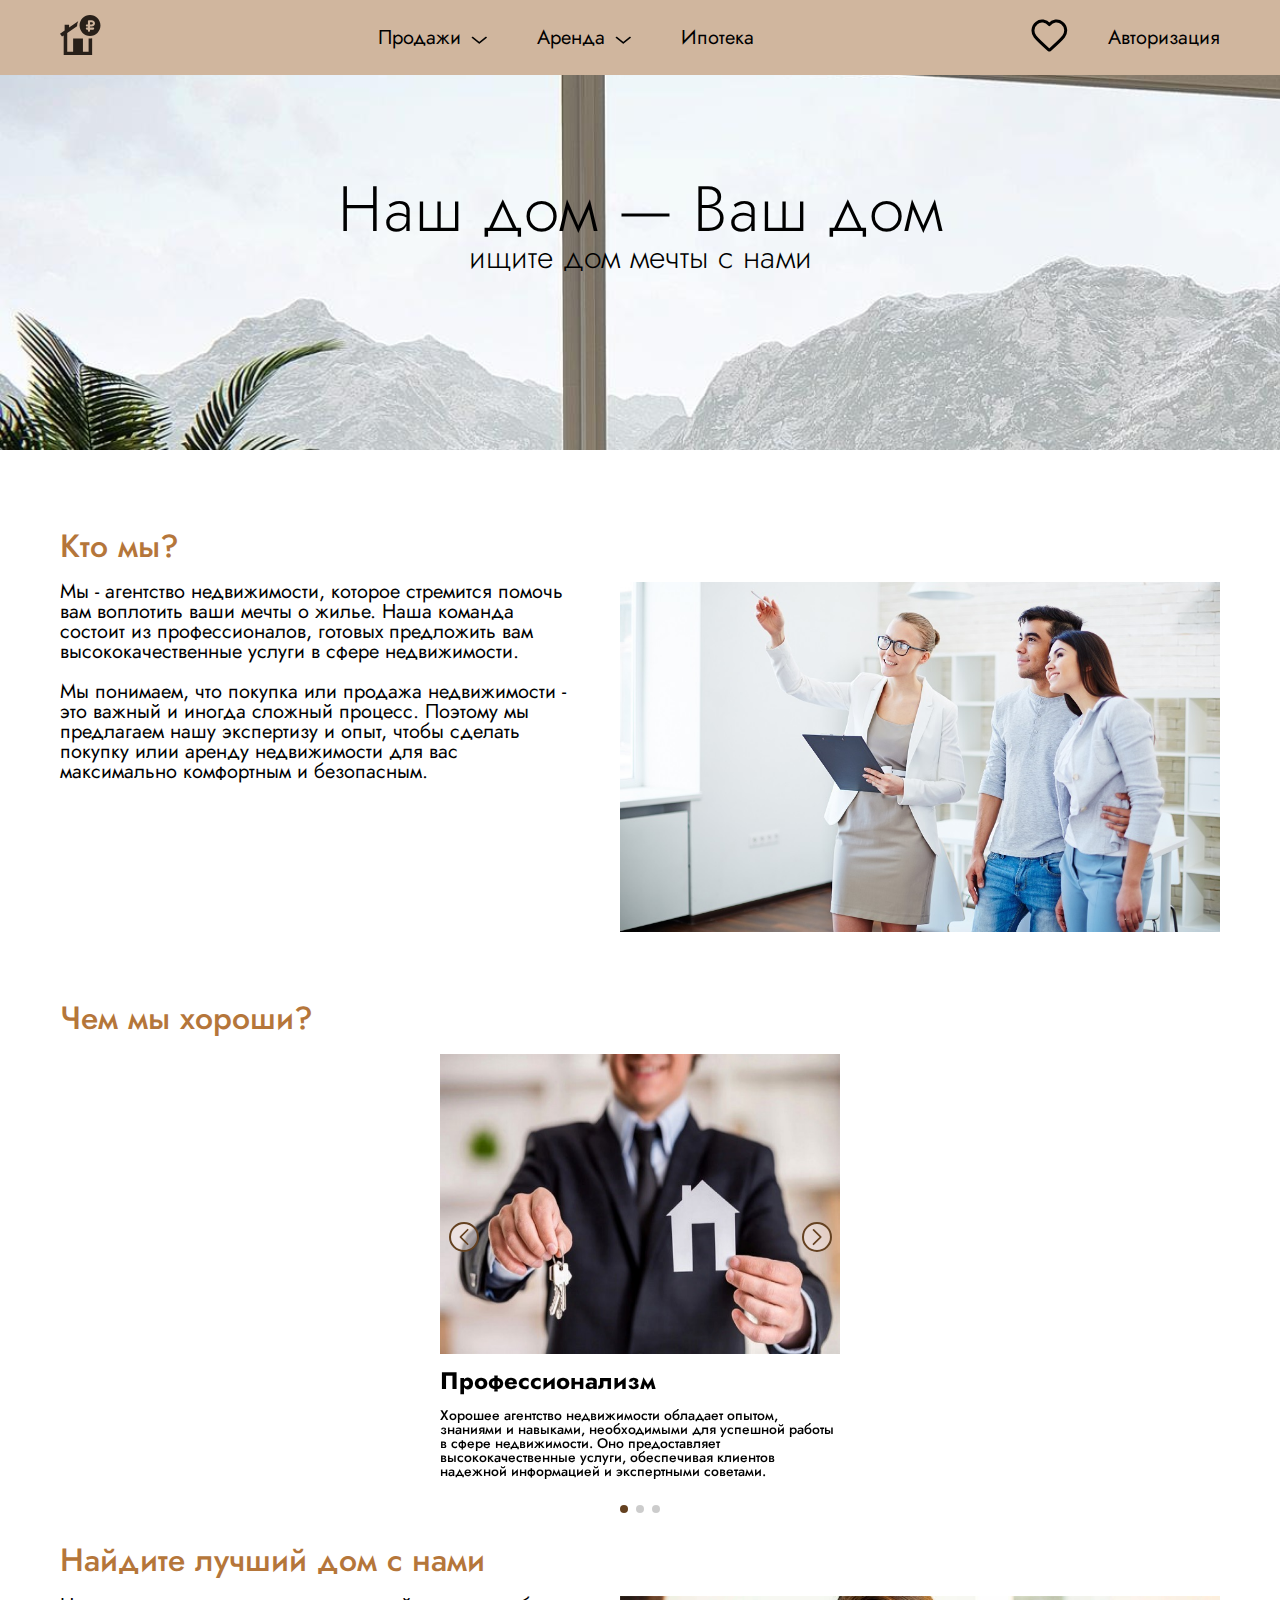
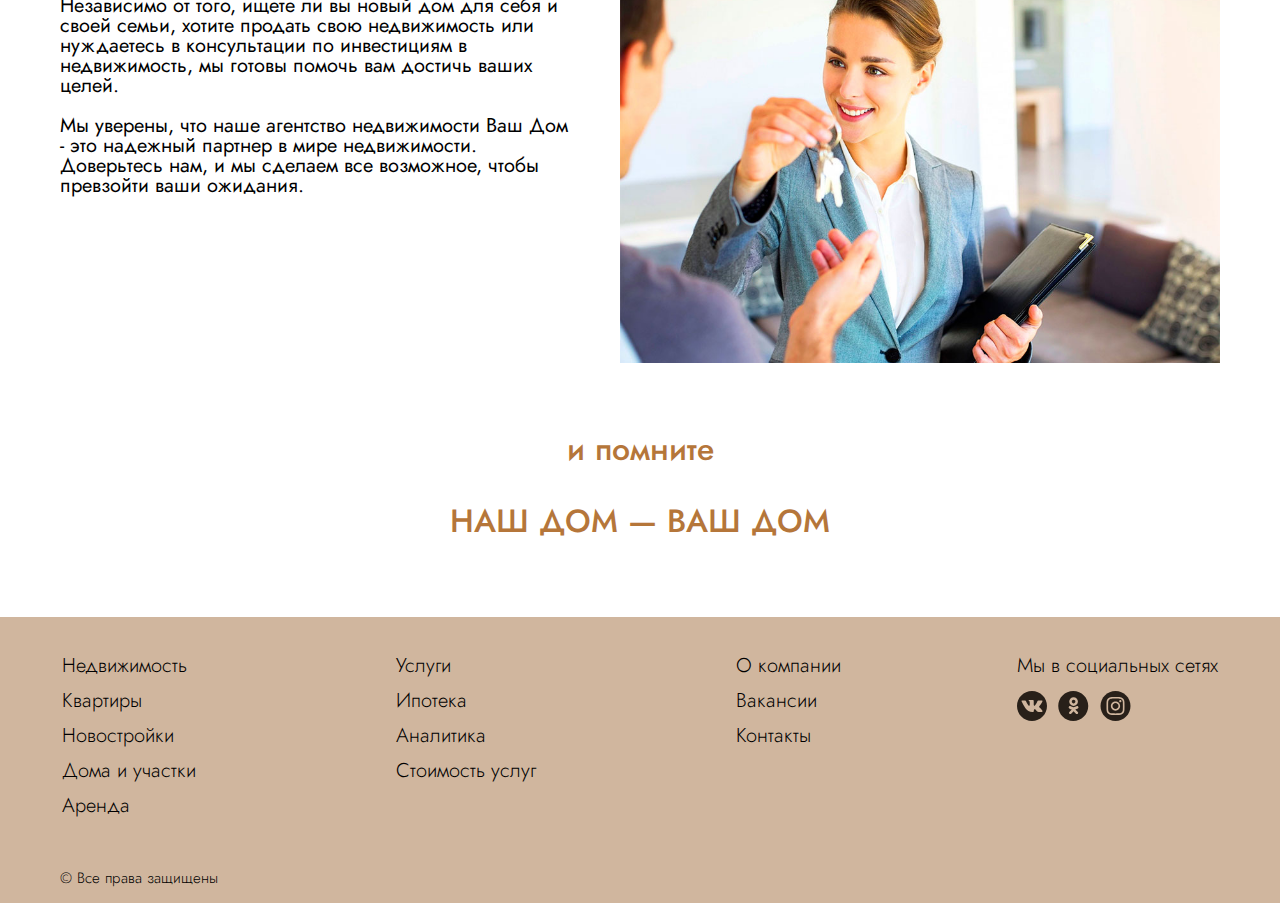
<file: descr.html>
<!DOCTYPE html>
<html lang="en">
  <head>
    <meta charset="UTF-8" />
    <meta name="viewport" content="width=device-width, initial-scale=1.0" />
    <link rel="stylesheet" href="swiper-bundle.min.css" />
    <link rel="stylesheet" href="descr.css" />
    <title>Ваш дом</title>
    <script src="https://cdn.jsdelivr.net/npm/swiper@11/swiper-bundle.min.js"></script>
  </head>
  <body>
    <div class="sidebar__bttn">
      <svg
        width="43"
        height="28"
        viewBox="0 0 43 28"
        fill="none"
        xmlns="http://www.w3.org/2000/svg"
      >
        <path
          d="M2 26H40.6667"
          stroke="black"
          stroke-width="4"
          stroke-linecap="round"
        />
        <path
          d="M2 14H40.6667"
          stroke="black"
          stroke-width="4"
          stroke-linecap="round"
        />
        <path
          d="M2 2H40.6667"
          stroke="black"
          stroke-width="4"
          stroke-linecap="round"
        />
      </svg>
    </div>
    <div class="sidebar">
      <div class="sidebar__logo">
        <svg
          width="241"
          height="60"
          viewBox="0 0 241 60"
          fill="none"
          xmlns="http://www.w3.org/2000/svg"
        >
          <path
            d="M71.912 35.056V32.464H75.528C76.104 32.464 76.584 32.3787 76.968 32.208C77.352 32.0373 77.64 31.792 77.832 31.472C78.0453 31.152 78.152 30.768 78.152 30.32C78.152 29.6373 77.928 29.136 77.48 28.816C77.0533 28.496 76.4027 28.336 75.528 28.336H73.512V41.264H76.104C76.7227 41.264 77.2773 41.2 77.768 41.072C78.28 40.944 78.6853 40.7093 78.984 40.368C79.2827 40.0053 79.432 39.4933 79.432 38.832C79.432 38.4053 79.3467 38.0533 79.176 37.776C79.0053 37.4987 78.76 37.2747 78.44 37.104C78.1413 36.9333 77.7893 36.816 77.384 36.752C77 36.688 76.5733 36.656 76.104 36.656H71.912V33.264H76.872C77.96 33.264 79.0373 33.392 80.104 33.648C81.1707 33.8827 82.1413 34.2667 83.016 34.8C83.8907 35.312 84.584 35.984 85.096 36.816C85.6293 37.6267 85.896 38.608 85.896 39.76C85.896 41.2533 85.5333 42.4587 84.808 43.376C84.0827 44.2933 83.048 44.9653 81.704 45.392C80.36 45.7973 78.7493 46 76.872 46H67.304V23.6H76.296C77.896 23.6 79.3147 23.8133 80.552 24.24C81.8107 24.6667 82.8027 25.3067 83.528 26.16C84.2533 26.992 84.616 28.048 84.616 29.328C84.616 30.544 84.2533 31.5893 83.528 32.464C82.8027 33.3173 81.8107 33.968 80.552 34.416C79.3147 34.8427 77.896 35.056 76.296 35.056H71.912ZM93.0213 42.384L93.2133 37.808H104.701L104.861 42.384H93.0213ZM98.8773 32.784L95.9333 39.504L96.3173 40.88L93.7253 46H86.6852L98.8773 22.096L111.101 46H104.061L101.501 41.104L101.853 39.504L98.8773 32.784ZM137.752 40.464V23.6H143.96V46H113.56V23.6H119.768V40.464H125.784V23.6H131.736V40.464H137.752ZM170.589 33.296L166.397 45.04H159.133L170.557 22.48L182.013 45.04H174.749L170.589 33.296ZM177.469 46H163.677V49.52H157.405V40.72H183.741V49.52H177.469V46ZM191.803 34.8C191.803 35.9947 192.037 37.0613 192.507 38C192.976 38.9173 193.637 39.6427 194.491 40.176C195.344 40.688 196.347 40.944 197.499 40.944C198.672 40.944 199.675 40.688 200.507 40.176C201.36 39.6427 202.021 38.9173 202.491 38C202.96 37.0613 203.195 35.9947 203.195 34.8C203.195 33.584 202.971 32.5173 202.523 31.6C202.075 30.6827 201.424 29.968 200.571 29.456C199.739 28.9227 198.715 28.656 197.499 28.656C196.347 28.656 195.344 28.9227 194.491 29.456C193.637 29.968 192.976 30.6827 192.507 31.6C192.037 32.5173 191.803 33.584 191.803 34.8ZM185.243 34.8C185.243 33.0293 185.552 31.4293 186.171 30C186.811 28.5493 187.685 27.312 188.795 26.288C189.904 25.2427 191.195 24.4427 192.667 23.888C194.16 23.312 195.771 23.024 197.499 23.024C199.269 23.024 200.891 23.312 202.363 23.888C203.856 24.4427 205.157 25.2427 206.267 26.288C207.376 27.312 208.229 28.5493 208.827 30C209.445 31.4293 209.755 33.0293 209.755 34.8C209.755 36.5493 209.456 38.16 208.859 39.632C208.261 41.104 207.419 42.384 206.331 43.472C205.243 44.5387 203.941 45.3707 202.427 45.968C200.933 46.544 199.291 46.832 197.499 46.832C195.707 46.832 194.064 46.544 192.571 45.968C191.077 45.3707 189.776 44.5387 188.667 43.472C187.579 42.384 186.736 41.104 186.139 39.632C185.541 38.16 185.243 36.5493 185.243 34.8ZM219.645 35.696L218.397 46H211.805L215.677 22.48L225.405 35.376L235.165 22.48L239.037 46H232.445L231.197 35.696L225.405 43.92L219.645 35.696Z"
            fill="black"
          />
          <path
            d="M42.4117 34.9673V54.4171H34.0024V34.6869H19.4561V54.4166H10.7203V26.6747L25.2558 16.6795C25.3186 14.0851 25.9319 11.625 26.9913 9.4154L26.7766 9.2644L25.2745 10.2969L13.4873 18.3664V14.2586H6.87824V22.89L0 27.5989L2.96652 31.9307L5.46974 30.2168V54.4166V59.2976H47.652L47.6618 34.3962C46.2092 34.7791 44.686 34.984 43.1157 34.984C42.8789 34.9855 42.6451 34.9767 42.4117 34.9673Z"
            fill="black"
          />
          <path
            fill-rule="evenodd"
            clip-rule="evenodd"
            d="M44.5 13.9501V10.8501H46.825C47.6265 10.8501 48.0876 11.1079 48.3446 11.3649C48.6162 11.6364 48.7625 12.0085 48.7625 12.4001C48.7625 12.7916 48.6162 13.1638 48.3446 13.4353C48.0876 13.6923 47.6265 13.9501 46.825 13.9501H44.5Z"
            fill="black"
          />
          <path
            fill-rule="evenodd"
            clip-rule="evenodd"
            d="M41.4 9.3C41.4 8.44397 42.0939 7.75 42.95 7.75H46.825C48.3485 7.75 49.6311 8.26722 50.5366 9.17273C51.4276 10.0637 51.8625 11.2416 51.8625 12.4C51.8625 13.5585 51.4276 14.7363 50.5366 15.6273C49.6311 16.5328 48.3485 17.05 46.825 17.05H44.5V18.6H49.15C50.0061 18.6 50.7 19.2939 50.7 20.15C50.7 21.0061 50.0061 21.7 49.15 21.7H44.5V23.25C44.5 24.1061 43.8061 24.8 42.95 24.8C42.0939 24.8 41.4 24.1061 41.4 23.25V21.7H39.85C38.994 21.7 38.3 21.0061 38.3 20.15C38.3 19.2939 38.994 18.6 39.85 18.6H41.4V17.05H39.85C38.994 17.05 38.3 16.3561 38.3 15.5C38.3 14.6439 38.994 13.95 39.85 13.95H41.4V9.3ZM29 15.5C29 6.93958 35.9396 0 44.5 0C53.0603 0 60 6.93958 60 15.5C60 24.0603 53.0603 31 44.5 31C35.9396 31 29 24.0603 29 15.5Z"
            fill="black"
          />
        </svg>
      </div>
      <div class="sidebar_buttons">
        <button class="sidebar__button">Продажи</button>
        <button class="sidebar__button">Аренда</button>
        <button class="sidebar__button">Ипотека</button>
        <button class="sidebar__button">Поддержка</button>
        <button class="sidebar__button">Контакты</button>
      </div>
    </div>
    <div class="wrapper_main">
      <div class="content">
        <header class="header">
          <button class="header__logo">
            <svg
              width="41"
              height="40"
              viewBox="0 0 41 40"
              fill="none"
              xmlns="http://www.w3.org/2000/svg"
            >
              <path
                d="M28.6095 23.6011V36.7256H22.9368V23.4118H13.1244V36.7253H7.23157V18.0053L17.0367 11.2605C17.079 9.50984 17.4927 7.84979 18.2074 6.35879L18.0626 6.2569L17.0493 6.9536L9.09808 12.3989V9.62695H4.63982V15.4513L0 18.6289L2.00111 21.552L3.6897 20.3954V36.7253V40.019H32.1444L32.151 23.2157C31.1711 23.474 30.1436 23.6123 29.0844 23.6123C28.9246 23.6133 28.7669 23.6074 28.6095 23.6011Z"
                fill="#282019"
              />
              <path
                fill-rule="evenodd"
                clip-rule="evenodd"
                d="M30.0181 9.41806V7.3269H31.5864C32.1271 7.3269 32.4382 7.50079 32.6115 7.67415C32.7947 7.85734 32.8934 8.10833 32.8934 8.37248C32.8934 8.63659 32.7947 8.88764 32.6115 9.07082C32.4382 9.24418 32.1271 9.41806 31.5864 9.41806H30.0181Z"
                fill="#282019"
              />
              <path
                fill-rule="evenodd"
                clip-rule="evenodd"
                d="M27.9271 6.28101C27.9271 5.70336 28.3952 5.23508 28.9727 5.23508H31.5866C32.6143 5.23508 33.4795 5.5841 34.0904 6.19513C34.6914 6.79633 34.9847 7.59118 34.9847 8.37287C34.9847 9.1546 34.6914 9.9494 34.0904 10.5506C33.4795 11.1616 32.6143 11.5107 31.5866 11.5107H30.0183V12.5566H33.155C33.7325 12.5566 34.2006 13.0249 34.2006 13.6025C34.2006 14.1802 33.7325 14.6484 33.155 14.6484H30.0183V15.6944C30.0183 16.272 29.5502 16.7403 28.9727 16.7403C28.3952 16.7403 27.9271 16.272 27.9271 15.6944V14.6484H26.8815C26.3041 14.6484 25.836 14.1802 25.836 13.6025C25.836 13.0249 26.3041 12.5566 26.8815 12.5566H27.9271V11.5107H26.8815C26.3041 11.5107 25.836 11.0424 25.836 10.4647C25.836 9.88706 26.3041 9.4188 26.8815 9.4188H27.9271V6.28101ZM19.5625 10.4647C19.5625 4.68822 24.2437 0.00543213 30.0183 0.00543213C35.7928 0.00543213 40.474 4.68822 40.474 10.4647C40.474 16.2412 35.7928 20.924 30.0183 20.924C24.2437 20.924 19.5625 16.2412 19.5625 10.4647Z"
                fill="#282019"
              />
            </svg>
          </button>
          <div class="header_buttons">
            <button class="header__button">
              <div class="header__button--text">Продажи</div>
              <div class="header__butter--icon">
                <svg
                  width="16"
                  height="8"
                  viewBox="0 0 16 8"
                  fill="none"
                  xmlns="http://www.w3.org/2000/svg"
                >
                  <path
                    d="M1.47388 1.44025L8.28271 6.95403L15.0916 1.44025"
                    stroke="#020202"
                    stroke-width="1.5"
                    stroke-linecap="round"
                    stroke-linejoin="round"
                  />
                </svg>
              </div>
            </button>
            <button class="header__button">
              <div class="header__button--text">Аренда</div>
              <div class="header__butter--icon">
                <svg
                  width="16"
                  height="8"
                  viewBox="0 0 16 8"
                  fill="none"
                  xmlns="http://www.w3.org/2000/svg"
                >
                  <path
                    d="M1.47388 1.44025L8.28271 6.95403L15.0916 1.44025"
                    stroke="#020202"
                    stroke-width="1.5"
                    stroke-linecap="round"
                    stroke-linejoin="round"
                  />
                </svg>
              </div>
            </button>
            <button class="header__button">Ипотека</button>
          </div>
          <div class="header__user">
            <button class="header__favorites">
              <svg
                width="37"
                height="33"
                viewBox="0 0 37 33"
                fill="none"
                xmlns="http://www.w3.org/2000/svg"
              >
                <path
                  fill-rule="evenodd"
                  clip-rule="evenodd"
                  d="M18.3446 5.57529C15.0768 1.76695 9.61619 0.590013 5.52178 4.07731C1.42736 7.5646 0.850916 13.3951 4.06629 17.5196C6.73966 20.9487 14.8302 28.1812 17.4818 30.5221C17.7784 30.784 17.9268 30.915 18.0998 30.9664C18.2508 31.0112 18.416 31.0112 18.5671 30.9664C18.7402 30.915 18.8884 30.784 19.1851 30.5221C21.8368 28.1812 29.9272 20.9487 32.6006 17.5196C35.816 13.3951 35.3098 7.52792 31.145 4.07731C26.9803 0.626697 21.6125 1.76695 18.3446 5.57529Z"
                  stroke="black"
                  stroke-width="3"
                  stroke-linecap="round"
                  stroke-linejoin="round"
                />
              </svg>
            </button>
            <button class="autorize">Авторизация</button>
          </div>
        </header>
        <div class="main__page">
          <div class="main__page--title">Наш дом — Ваш дом</div>
          <div class="main__page--subtitle">ищите дом мечты с нами</div>
        </div>
      </div>
    </div>

    <div class="wrapper_page">
      <div class="content__slider">Кто мы?</div>
      <div class="description__content">
        <div class="description__text">
          <p>
            Мы - агентство недвижимости, которое стремится помочь вам воплотить
            ваши мечты о жилье. Наша команда состоит из профессионалов, готовых
            предложить вам высококачественные услуги в сфере недвижимости.
          </p>
          <p>
            Мы понимаем, что покупка или продажа недвижимости - это важный и
            иногда сложный процесс. Поэтому мы предлагаем нашу экспертизу и
            опыт, чтобы сделать покупку илии аренду недвижимости для вас
            максимально комфортным и безопасным.
          </p>
        </div>
        <div class="description__img">
          <img src="img/descr_img/descr_imgg.png" alt="" />
        </div>
      </div>

      <div class="content__slider">Чем мы хороши?</div>
      <div class="swiper">
        <!-- Additional required wrapper -->
        <div class="swiper-wrapper">
          <!-- Slides -->
          <div class="swiper-slide">
            <div class="content__slider--apartam">
              <div class="content__slider--img">
                <img src="img/descr_img/img1.png" alt="" />
              </div>
              <div class="content__slider--descr">
                <div class="content__slider--title">Профессионализм</div>
                <div class="content__slider--subtitle">
                  Хорошее агентство недвижимости обладает опытом, знаниями и
                  навыками, необходимыми для успешной работы в сфере
                  недвижимости. Оно предоставляет высококачественные услуги,
                  обеспечивая клиентов надежной информацией и экспертными
                  советами.
                </div>
              </div>
            </div>
          </div>
          <div class="swiper-slide">
            <div class="content__slider--apartam">
              <div class="content__slider--img">
                <img src="img/descr_img/img2.png" alt="" />
              </div>
              <div class="content__slider--descr">
                <div class="content__slider--title">
                  Честность и прозрачность
                </div>
                <div class="content__slider--subtitle">
                  Хорошее агентство недвижимости действует с честностью и
                  открытостью, стремясь защитить интересы клиентов. Оно
                  предоставляет полную информацию о недвижимости, условиях
                  сделки и возможных рисках, чтобы клиенты могли принимать
                  осознанные решения.
                </div>
              </div>
            </div>
          </div>
          <div class="swiper-slide">
            <div class="content__slider--apartam">
              <div class="content__slider--img">
                <img src="img/descr_img/img3.png" alt="" />
              </div>
              <div class="content__slider--descr">
                <div class="content__slider--title">
                  Клиентоориентированность
                </div>
                <div class="content__slider--subtitle">
                  Хорошее агентство недвижимости всегда ставит интересы клиентов
                  на первое место. Оно слушает и понимает потребности клиентов,
                  предлагает наилучшие варианты и работает на достижение их
                  целей. Клиентоориентированность проявляется в индивидуальном
                  подходе к каждому клиенту и удовлетворении его потребностей.
                </div>
              </div>
            </div>
          </div>
        </div>
        <!-- If we need pagination -->
        <div class="swiper-pagination"></div>
        <!-- If we need navigation buttons -->
        <div class="swiper-button-prev"></div>
        <div class="swiper-button-next"></div>
      </div>
      <div class="content__slider">Найдите лучший дом с нами</div>
      <div class="description__content">
        <div class="description__text">
          <p>
            Независимо от того, ищете ли вы новый дом для себя и своей семьи,
            хотите продать свою недвижимость или нуждаетесь в консультации по
            инвестициям в недвижимость, мы готовы помочь вам достичь ваших
            целей.
          </p>
          <p>
            Мы уверены, что наше агентство недвижимости Ваш Дом - это надежный
            партнер в мире недвижимости. Доверьтесь нам, и мы сделаем все
            возможное, чтобы превзойти ваши ожидания.
          </p>
        </div>
        <div class="description__img">
          <img src="img/descr_img/descr_imgg2.png" alt="" />
        </div>
      </div>
      <div class="content__sliders">
        <div class="content__slider"><span>и помните</span></div>
        <div class="content__slider"><span>НАШ ДОМ — ВАШ ДОМ</span></div>
      </div>
    </div>
    <footer class="footer">
      <div class="footer__buttons">
        <div class="footer--column">
          <div class="footer__title">Недвижимость</div>
          <div class="footer__subtitle">Квартиры</div>
          <div class="footer__subtitle">Новостройки</div>
          <div class="footer__subtitle">Дома и участки</div>
          <div class="footer__subtitle">Аренда</div>
        </div>
        <div class="footer--column">
          <div class="footer__title">Услуги</div>
          <div class="footer__subtitle">Ипотека</div>
          <div class="footer__subtitle">Аналитика</div>
          <div class="footer__subtitle">Стоимость услуг</div>
        </div>
        <div class="footer--column">
          <div class="footer__title">О компании</div>
          <div class="footer__subtitle">Вакансии</div>
          <div class="footer__subtitle">Контакты</div>
        </div>
        <div class="footer--column">
          <div class="footer__title">Мы в социальных сетях</div>
          <div class="footer__icons">
            <div class="footer__icon">
              <svg
                width="30"
                height="30"
                viewBox="0 0 30 30"
                fill="none"
                xmlns="http://www.w3.org/2000/svg"
              >
                <path
                  d="M15 0C6.71601 0 0 6.7157 0 15C0 23.2843 6.71601 30 15 30C23.284 30 30 23.2843 30 15C30 6.7157 23.284 0 15 0ZM22.6088 16.6223C23.3079 17.3052 24.0476 17.9478 24.6752 18.7013C24.9532 19.0346 25.2153 19.3792 25.4148 19.7669C25.6996 20.3196 25.4425 20.9257 24.9477 20.9586L21.8747 20.958C21.081 21.0236 20.4494 20.7035 19.9169 20.1609C19.4919 19.7285 19.0975 19.2666 18.6881 18.8194C18.5208 18.6359 18.3447 18.4631 18.1347 18.3272C17.7158 18.0546 17.3518 18.1381 17.1118 18.5758C16.8672 19.0211 16.8114 19.5146 16.788 20.0102C16.7546 20.7348 16.5361 20.9242 15.809 20.9583C14.2554 21.031 12.7814 20.7953 11.4114 20.0121C10.2028 19.3212 9.26731 18.3462 8.45217 17.2423C6.86486 15.0902 5.64921 12.7283 4.55693 10.2985C4.3111 9.7513 4.49095 9.45852 5.09463 9.44716C6.0976 9.42783 7.10056 9.43028 8.10353 9.44624C8.51171 9.45268 8.78179 9.68624 8.93862 10.0714C9.48061 11.4049 10.1451 12.6737 10.9777 13.8503C11.1996 14.1637 11.4261 14.4761 11.7486 14.6974C12.1047 14.9417 12.376 14.861 12.5438 14.4635C12.6513 14.2109 12.6976 13.9409 12.7209 13.6702C12.8007 12.743 12.8102 11.8162 12.6721 10.8927C12.5862 10.3148 12.2612 9.94158 11.6851 9.83233C11.3917 9.77678 11.4347 9.66813 11.5774 9.50056C11.8251 9.21084 12.0571 9.03161 12.5208 9.03161L15.9928 9.031C16.5401 9.13841 16.6628 9.38394 16.7371 9.93514L16.7402 13.7936C16.7337 14.0069 16.8473 14.6391 17.2303 14.7787C17.5372 14.88 17.7397 14.6339 17.9233 14.4396C18.7559 13.556 19.3492 12.5131 19.8804 11.4338C20.1149 10.9577 20.3171 10.4652 20.5136 9.97166C20.6596 9.60675 20.8868 9.42721 21.2986 9.43335L24.642 9.43734C24.7406 9.43734 24.8406 9.43826 24.9382 9.45514C25.5017 9.55151 25.6561 9.79396 25.4817 10.3436C25.2074 11.2073 24.6743 11.9266 24.1531 12.6479C23.5946 13.4201 22.9989 14.1652 22.4458 14.9408C21.9376 15.6497 21.9778 16.0066 22.6088 16.6223Z"
                  fill="#282019"
                />
              </svg>
            </div>
            <div class="footer__icon">
              <svg
                width="31"
                height="30"
                viewBox="0 0 31 30"
                fill="none"
                xmlns="http://www.w3.org/2000/svg"
              >
                <path
                  fill-rule="evenodd"
                  clip-rule="evenodd"
                  d="M15.25 30C23.5343 30 30.25 23.2843 30.25 15C30.25 6.7157 23.5343 0 15.25 0C6.9657 0 0.25 6.7157 0.25 15C0.25 23.2843 6.9657 30 15.25 30ZM16.8626 9.3225C16.5253 8.9852 16.0679 8.79573 15.5909 8.79573C15.1139 8.79573 14.6565 8.9852 14.3192 9.3225C13.982 9.65973 13.7925 10.1172 13.7925 10.5942C13.7925 11.0711 13.982 11.5286 14.3192 11.8658C14.6565 12.2031 15.1139 12.3926 15.5909 12.3926C16.0679 12.3926 16.5253 12.2031 16.8626 11.8658C17.1999 11.5286 17.3893 11.0711 17.3893 10.5942C17.3893 10.1172 17.1999 9.65973 16.8626 9.3225ZM19.9269 10.5942C19.9269 12.9839 17.9855 14.9301 15.5909 14.9301C13.2012 14.9301 11.255 12.9839 11.255 10.5942C11.255 8.20445 13.2012 6.2582 15.5909 6.2582C17.9806 6.2582 19.9269 8.20445 19.9269 10.5942ZM19.8579 17.438C19.0843 17.9217 18.2348 18.2714 17.345 18.4728L17.3302 18.4678L19.7593 20.8969C19.8774 21.015 19.9712 21.1552 20.0351 21.3095C20.0991 21.4638 20.132 21.6291 20.132 21.7962C20.132 21.9631 20.0991 22.1285 20.0351 22.2828C19.9712 22.4371 19.8774 22.5773 19.7593 22.6953C19.6413 22.8135 19.5011 22.9073 19.3468 22.9711C19.1925 23.0351 19.0271 23.068 18.8601 23.068C18.6931 23.068 18.5277 23.0351 18.3734 22.9711C18.2191 22.9073 18.0789 22.8135 17.9609 22.6953L15.5761 20.3106L13.1914 22.7003C12.9529 22.9388 12.6294 23.0727 12.2921 23.0727C11.9549 23.0727 11.6315 22.9388 11.393 22.7003C11.1545 22.4618 11.0205 22.1384 11.0205 21.8011C11.0205 21.4638 11.1545 21.1403 11.393 20.9019L13.8073 18.4728C12.9204 18.2757 12.0778 17.9307 11.2944 17.438C11.1534 17.3487 11.0312 17.2325 10.9351 17.096C10.8389 16.9596 10.7706 16.8055 10.734 16.6426C10.6974 16.4797 10.6933 16.3113 10.7218 16.1467C10.7503 15.9823 10.8109 15.825 10.9002 15.6839C10.9895 15.5429 11.1057 15.4208 11.2422 15.3246C11.3786 15.2285 11.5327 15.1602 11.6956 15.1235C11.8585 15.0869 12.027 15.0828 12.1915 15.1113C12.356 15.1398 12.5133 15.2005 12.6543 15.2898C13.5305 15.8373 14.5429 16.1277 15.5761 16.1277C16.6093 16.1277 17.6218 15.8373 18.498 15.2898C18.639 15.2005 18.7963 15.1398 18.9608 15.1113C19.1253 15.0828 19.2937 15.0869 19.4566 15.1235C19.6195 15.1602 19.7736 15.2285 19.9101 15.3246C20.0465 15.4208 20.1628 15.5429 20.252 15.6839C20.3413 15.825 20.402 15.9823 20.4305 16.1467C20.459 16.3113 20.4549 16.4797 20.4183 16.6426C20.3816 16.8055 20.3133 16.9596 20.2172 17.096C20.121 17.2325 19.9989 17.3487 19.8579 17.438Z"
                  fill="#282019"
                />
              </svg>
            </div>
            <div class="footer__icon">
              <svg
                width="31"
                height="30"
                viewBox="0 0 31 30"
                fill="none"
                xmlns="http://www.w3.org/2000/svg"
              >
                <path
                  d="M15.5 30C23.7843 30 30.5 23.2843 30.5 15C30.5 6.71573 23.7843 0 15.5 0C7.21573 0 0.5 6.71573 0.5 15C0.5 23.2843 7.21573 30 15.5 30Z"
                  fill="#282019"
                />
                <mask
                  id="mask0_33_67"
                  style="mask-type: alpha"
                  maskUnits="userSpaceOnUse"
                  x="0"
                  y="0"
                  width="31"
                  height="30"
                >
                  <path
                    d="M15.5 30C23.7843 30 30.5 23.2843 30.5 15C30.5 6.71573 23.7843 0 15.5 0C7.21573 0 0.5 6.71573 0.5 15C0.5 23.2843 7.21573 30 15.5 30Z"
                    fill="black"
                  />
                </mask>
                <g mask="url(#mask0_33_67)">
                  <path
                    d="M15.5 7.62165C17.9031 7.62165 18.1878 7.6308 19.1368 7.67407C20.0143 7.71412 20.4908 7.86075 20.808 7.98397C21.228 8.14725 21.5278 8.34225 21.8428 8.65718C22.1578 8.97218 22.3527 9.27195 22.516 9.69203C22.6392 10.0092 22.7859 10.4858 22.8259 11.3632C22.8692 12.3122 22.8783 12.5969 22.8783 14.9999C22.8783 17.4031 22.8692 17.6877 22.8259 18.6368C22.7859 19.5143 22.6392 19.9907 22.516 20.3079C22.3527 20.728 22.1578 21.0278 21.8428 21.3428C21.5278 21.6577 21.228 21.8527 20.808 22.0159C20.4908 22.1392 20.0143 22.2858 19.1368 22.3258C18.1879 22.3691 17.9033 22.3783 15.5 22.3783C13.0967 22.3783 12.8121 22.3691 11.8632 22.3258C10.9857 22.2858 10.5092 22.1392 10.192 22.0159C9.77195 21.8527 9.47218 21.6577 9.15725 21.3428C8.84233 21.0278 8.64725 20.728 8.48397 20.3079C8.36075 19.9907 8.21412 19.5143 8.17407 18.6368C8.1308 17.6877 8.12165 17.4031 8.12165 14.9999C8.12165 12.5969 8.1308 12.3122 8.17407 11.3632C8.21412 10.4858 8.36075 10.0092 8.48397 9.69203C8.64725 9.27195 8.84225 8.97218 9.15725 8.65725C9.47218 8.34225 9.77195 8.14725 10.192 7.98397C10.5092 7.86075 10.9857 7.71412 11.8632 7.67407C12.8122 7.6308 13.0969 7.62165 15.5 7.62165ZM15.5 6C13.0557 6 12.7492 6.01035 11.7893 6.05415C10.8314 6.09787 10.1771 6.24998 9.60462 6.4725C9.0128 6.70245 8.5109 7.01017 8.01058 7.51058C7.51017 8.0109 7.20245 8.5128 6.9725 9.10462C6.74998 9.6771 6.59787 10.3313 6.55415 11.2893C6.51035 12.2492 6.5 12.5558 6.5 14.9999C6.5 17.4443 6.51035 17.7507 6.55415 18.7106C6.59787 19.6686 6.74998 20.3228 6.9725 20.8953C7.20245 21.4871 7.51017 21.989 8.01058 22.4894C8.5109 22.9897 9.0128 23.2975 9.60462 23.5274C10.1771 23.75 10.8314 23.9021 11.7893 23.9458C12.7492 23.9896 13.0557 23.9999 15.5 23.9999C17.9443 23.9999 18.2508 23.9896 19.2107 23.9458C20.1686 23.9021 20.8229 23.75 21.3954 23.5274C21.9872 23.2975 22.4891 22.9897 22.9894 22.4894C23.4897 21.989 23.7975 21.4871 24.0275 20.8953C24.25 20.3228 24.4021 19.6686 24.4459 18.7106C24.4896 17.7507 24.5 17.4443 24.5 14.9999C24.5 12.5558 24.4896 12.2492 24.4459 11.2893C24.4021 10.3313 24.25 9.6771 24.0275 9.10462C23.7975 8.5128 23.4897 8.0109 22.9894 7.51058C22.4891 7.01017 21.9872 6.70245 21.3954 6.4725C20.8229 6.24998 20.1686 6.09787 19.2107 6.05415C18.2508 6.01035 17.9443 6 15.5 6Z"
                    fill="#D0B69E"
                  />
                  <path
                    d="M15.5044 10.3824C12.9519 10.3824 10.8828 12.4515 10.8828 15.004C10.8828 17.5565 12.9519 19.6256 15.5044 19.6256C18.0569 19.6256 20.126 17.5565 20.126 15.004C20.126 12.4515 18.0569 10.3824 15.5044 10.3824ZM15.5044 18.004C13.8476 18.004 12.5044 16.6608 12.5044 15.004C12.5044 13.3472 13.8476 12.004 15.5044 12.004C17.1613 12.004 18.5044 13.3472 18.5044 15.004C18.5044 16.6608 17.1613 18.004 15.5044 18.004Z"
                    fill="#D0B69E"
                  />
                  <path
                    d="M21.388 10.1973C21.388 10.7937 20.9045 11.2773 20.308 11.2773C19.7116 11.2773 19.228 10.7937 19.228 10.1973C19.228 9.60079 19.7116 9.11719 20.308 9.11719C20.9045 9.11719 21.388 9.60079 21.388 10.1973Z"
                    fill="#D0B69E"
                  />
                </g>
              </svg>
            </div>
          </div>
        </div>
      </div>

      <div class="footer__rights">© Все права защищены</div>
    </footer>

    <script src="./jquery/jquery-3.7.1.js"></script>
    <script src="./js/swiper-bundle.min.js"></script>
    <script src="./js/slider.js"></script>
    <script src="./js/sidebar.js"></script>
  </body>
</html>
</file>
<file: descr.css>
@import url("https://fonts.googleapis.com/css2?family=Jost:wght@400;500;600;700;800&family=Roboto:wght@400;500;700&family=Rubik:wght@600&display=swap");

* {
  padding: 0;
  margin: 0;
  border: 0;
}
*,
*::before,
*::after {
  -moz-box-sizing: border-box;
  -webkit-box-sizing: border-box;
  box-sizing: border-box;
}

nav,
footer,
header,
aside {
  display: block;
}

html,
body {
  height: 100%;
  width: 100%;
  line-height: 1;
  font-size: 14px;
  -ms-text-size-adjust: 100%;
  -webkit-text-size-adjust: 100%;
}

input,
button,
textarea {
  font-family: inherit;
}

input::-ms-clear {
  display: none;
}
button {
  cursor: pointer;
  background: none;
}
button::-moz-focus-inner {
  padding: 0;
  border: 0;
}
a,
a:visited {
  text-decoration: none;
}
a:hover {
  text-decoration: none;
}
ul li {
  list-style: none;
}
img {
  vertical-align: top;
}

h1,
h2,
h3,
h4,
h5,
h6 {
  font-size: inherit;
  font-weight: 400;
}

.sidebar {
  display: none;
}

.sidebar__bttn {
  display: none;
}

.wrapper_main {
  background-image: url(background/background_descr.png);
}
.header {
  font-family: "Jost", sans-serif;
  font-weight: 500;
  display: flex;
  align-items: center;
  padding: 15px 60px 15px 60px;
  justify-content: space-between;
  transition: 0.5s;
  width: 100%;
  position: fixed;
  z-index: 3;
}
.header:hover {
  background-color: #d0b69e;
  transition: 0.5s;
}
.header_buttons {
  display: flex;
  column-gap: 50px;
}
.header__button {
  display: flex;
  column-gap: 10px;
  font-size: 20px;
}
.autorize {
  font-size: 20px;
}

.header__burger {
  display: none;
}
.header__user {
  display: flex;
  align-items: center;
  column-gap: 40px;
}

.sidebar__bttn:active {
  filter: grayscale(12%) contrast(57%) brightness(179%) sepia(66%)
    hue-rotate(312deg);
}
.header__logo:active {
  filter: grayscale(12%) contrast(57%) brightness(179%) sepia(66%)
    hue-rotate(312deg);
}
.sidebar__button:active {
  filter: grayscale(12%) contrast(57%) brightness(179%) sepia(66%)
    hue-rotate(312deg);
}

.header__favorites:active {
  filter: grayscale(12%) contrast(57%) brightness(179%) sepia(66%)
    hue-rotate(312deg);
}

.autorize:active {
  filter: grayscale(12%) contrast(57%) brightness(179%) sepia(66%)
    hue-rotate(312deg);
}

.main__page {
  display: flex;
  flex-direction: column;
  align-items: center;
  padding: 177px;
}
.main__page--title {
  font-size: 64px;
  font-family: "Jost", sans-serif;
  font-weight: 300;
}
.main__page--subtitle {
  font-size: 32px;
  font-family: "Jost", sans-serif;
  font-weight: 300;
}

.main__page--button {
  color: #f9dbc2;
  font-family: "Jost", sans-serif;
  font-size: 20px;
  background: #644120;
  border-radius: 50px;
  border: 3px solid #644120;
  padding: 15px 100px;
  box-shadow: 0px 0px 12px rgba(0, 0, 0, 0.3);
  margin: 200px 0 0 0;
  transition: 0.5s;
}

.main__page--button:hover {
  color: #644120;
  font-size: 20px;
  background: hsl(29, 35%, 72%, 60%);
  border-radius: 50px;
  border: 3px solid #d0b69e;
  padding: 15px 100px;
  box-shadow: 0px 0px 12px rgba(0, 0, 0, 0.3);
  margin: 200px 0 0 0;
  transition: 0.5s;
}

.description__content {
  display: flex;
  padding: 0 0 50px 0;
  column-gap: 50px;
}

.description__text {
  font-size: 20px;
  font-family: "Jost", sans-serif;
  font-weight: 400;
}

.description__text p {
  padding: 0 0 20px 0;
}

.description__img img {
  width: 600px;
}

.wrapper_page {
  padding: 60px 60px;
}
.content__slider {
  font-family: "Jost", sans-serif;
  color: #b5763a;
  font-size: 32px;
  font-weight: 500;
  padding: 20px 0 20px 0;
}

.content__sliders {
  display: flex;
  flex-direction: column;
  align-items: center;
}
.swiper {
  display: flex;
  max-width: 400px;
  width: 100%;
  height: 470px;
  margin: 0 auto;
}
.swiper-wrapper {
  box-sizing: content-box;
}

.swiper-slide {
  display: flex;
  justify-content: center;
}
.swiper-slide img {
  width: 400px;
  height: 300px;
}
.swiper-button-prev::after {
  display: flex;
  align-items: center;
  justify-content: center;
  background-color: hsl(6, 56%, 96%, 50%);
  width: 30px;
  height: 30px;
  border-radius: 30px;
  border: 2px solid #644120;
  color: #644120;
  font-size: 16px;
  font-weight: 600;
  position: absolute;
  top: -45px;
}
.swiper-button-next::after {
  display: flex;
  align-items: center;
  justify-content: center;
  background-color: hsl(6, 56%, 96%, 50%);
  width: 30px;
  height: 30px;
  border-radius: 30px;
  border: 2px solid #644120;
  color: #644120;
  font-size: 16px;
  font-weight: 600;
  position: absolute;
  top: -45px;
}

.swiper-pagination-bullet-active {
  background: #644120;
}

.content__slider--apartam {
  display: flex;
  flex-direction: column;
  font-family: "Jost", sans-serif;
}

.content__slider--title {
  font-weight: 700;
  font-size: 24px;
  padding: 15px 0 15px 0;
}

.content__slider--price {
  font-weight: 800;
  font-size: 18px;
  padding: 0 0 15px 0;
}

.content__slider--subtitle {
  font-weight: 500;
  padding: 0 0 10px 0;
}

.footer {
  padding: 39px 60px 17px 60px;
  background-color: #d0b69e;
  font-family: "Jost", sans-serif;
  font-size: 20px;
  font-weight: 300;
}
.footer__buttons {
  display: flex;
  justify-content: center;
}
.footer--column {
  display: flex;
  flex-direction: column;
}
.footer__icons {
  display: flex;
  column-gap: 11px;
}
.footer__title {
  padding: 0 0 15px 0;
}
.footer__subtitle {
  padding: 0 200px 15px 0;
}
.footer__rights {
  padding: 40px 0 0 0;
  font-size: 15px;
}

@media (max-width: 1000px) {
  .sidebar {
    position: fixed;
    z-index: 5;
    font-family: "Jost", sans-serif;
    display: flex;
    width: 453px;
    height: 645px;
    background-color: #d0b69e;
    justify-content: center;
    align-items: center;
    flex-direction: column;
    transition: 0.5s;
    transform: translateX(-100%);
  }

  .sidebar_active {
    transform: translateX(0%);
  }
  .sidebar__logo {
    padding-bottom: 25px;
  }
  .sidebar_buttons {
    display: flex;
    flex-direction: column;
    align-items: flex-start;
  }
  .sidebar__bttn {
    display: inline;
    position: fixed;
    z-index: 6;
    top: 30px;
    left: 60px;
  }
  .sidebar__bttn {
    display: inline;
    position: fixed;
    z-index: 6;
    top: 20px;
    left: 60px;
    cursor: pointer;
  }
  .sidebar__button {
    font-weight: 600;
    font-size: 24px;
    padding: 35px 0 0 0;
  }

  .sidebar__bttn:active {
    filter: grayscale(12%) contrast(57%) brightness(179%) sepia(66%)
      hue-rotate(312deg);
  }

  .sidebar__button:active {
    filter: grayscale(12%) contrast(57%) brightness(179%) sepia(66%)
      hue-rotate(312deg);
  }
  .header__favorites:active {
    filter: grayscale(12%) contrast(57%) brightness(179%) sepia(66%)
      hue-rotate(312deg);
  }

  .autorize:active {
    filter: grayscale(12%) contrast(57%) brightness(179%) sepia(66%)
      hue-rotate(312deg);
  }
  .wrapper_main {
    overflow: hidden;
  }
  .header {
    display: flex;
    justify-content: flex-end;
    background-color: #d0b69e;
  }
  .header__logo {
    display: none;
  }
  .header_buttons {
    display: none;
  }
  .header__user {
    display: flex;
  }
  .main__page {
    display: flex;
    flex-direction: column;
    align-items: center;
    padding: 200px 0 170px;
  }
  .main__page--title {
    font-size: 50px;
    font-family: "Jost", sans-serif;
    font-weight: 300;
  }
  .main__page--subtitle {
    font-size: 23px;
    font-family: "Jost", sans-serif;
    font-weight: 300;
  }

  .description__img img {
    width: 360px;
  }
  .footer {
    padding: 39px 60px 17px 60px;
    background-color: #d0b69e;
    font-family: "Jost", sans-serif;
    font-size: 12px;
    font-weight: 300;
  }

  .content__slider {
    font-family: "Jost", sans-serif;
    color: #b5763a;
    font-size: 32px;
    font-weight: 500;
    padding: 50px 0 50px 0;
  }

  .footer__subtitle {
    padding: 0 95px 15px 0;
  }
}
</file>
